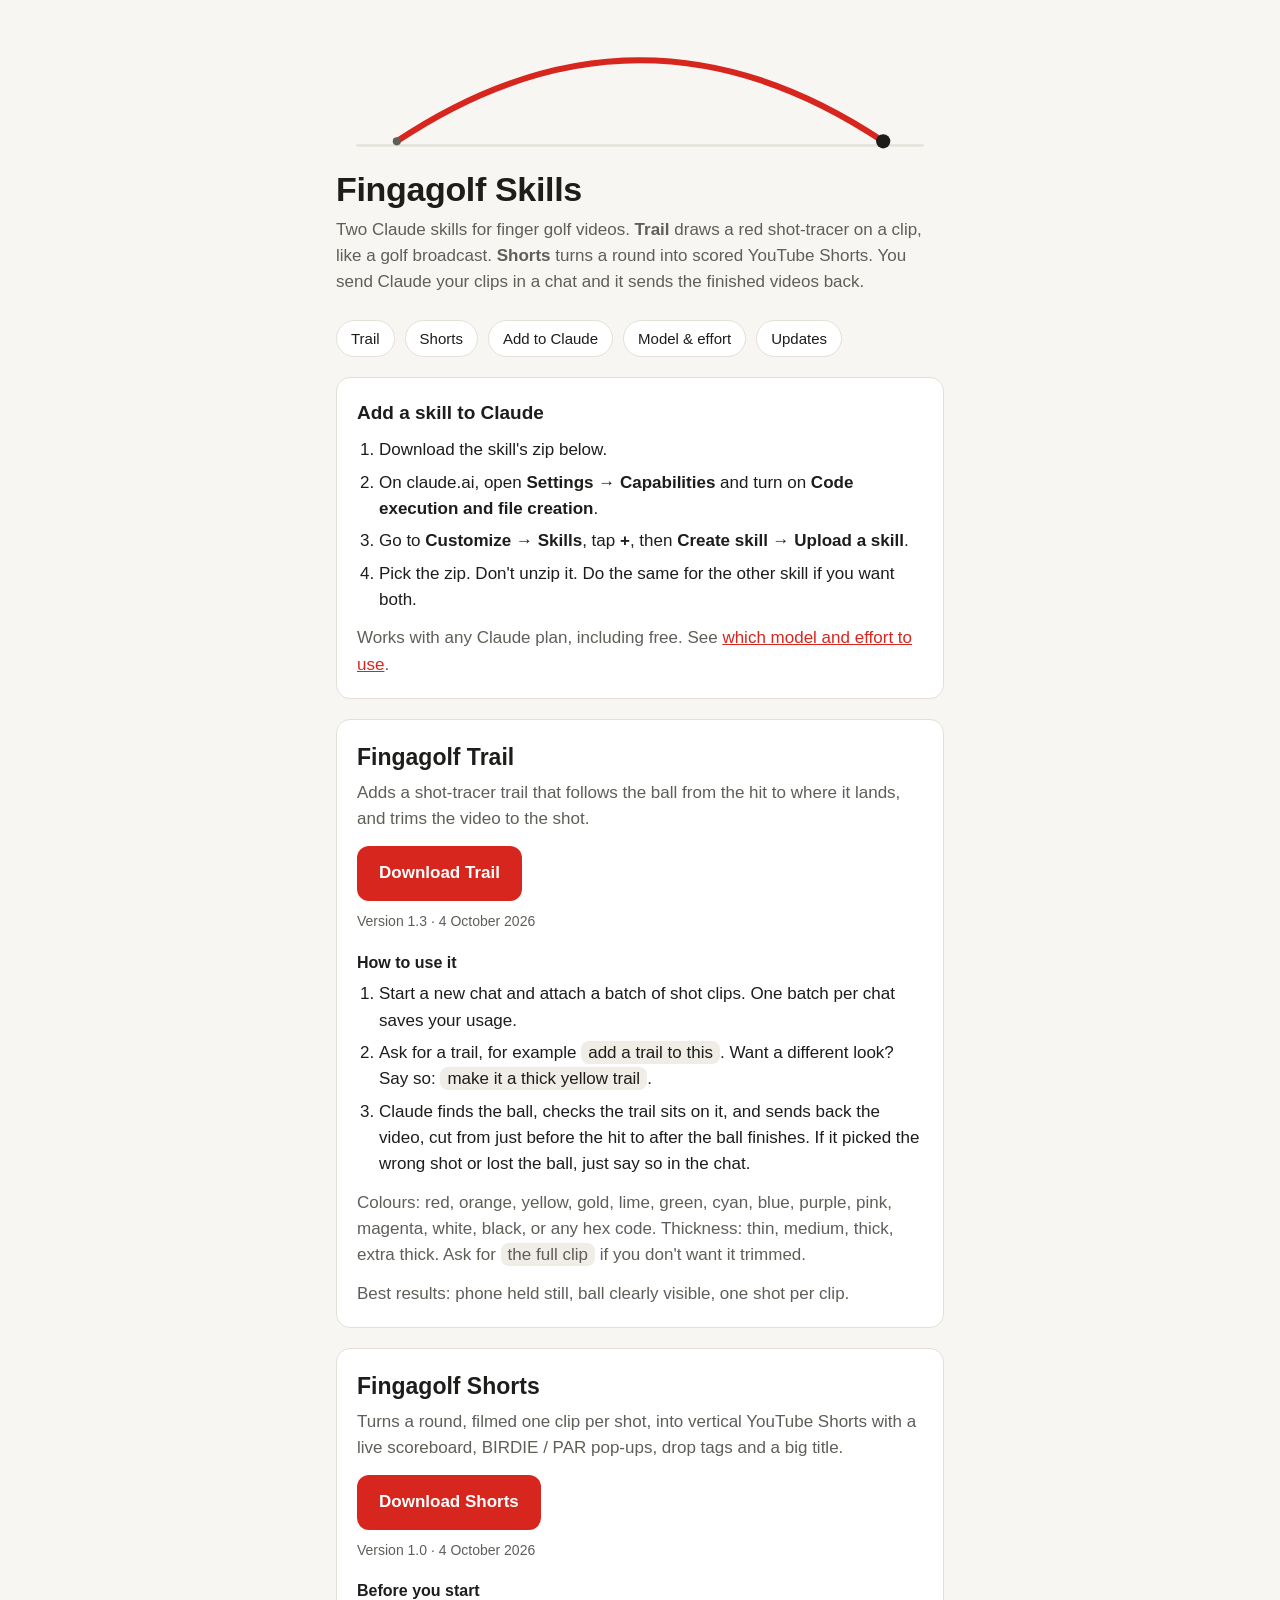
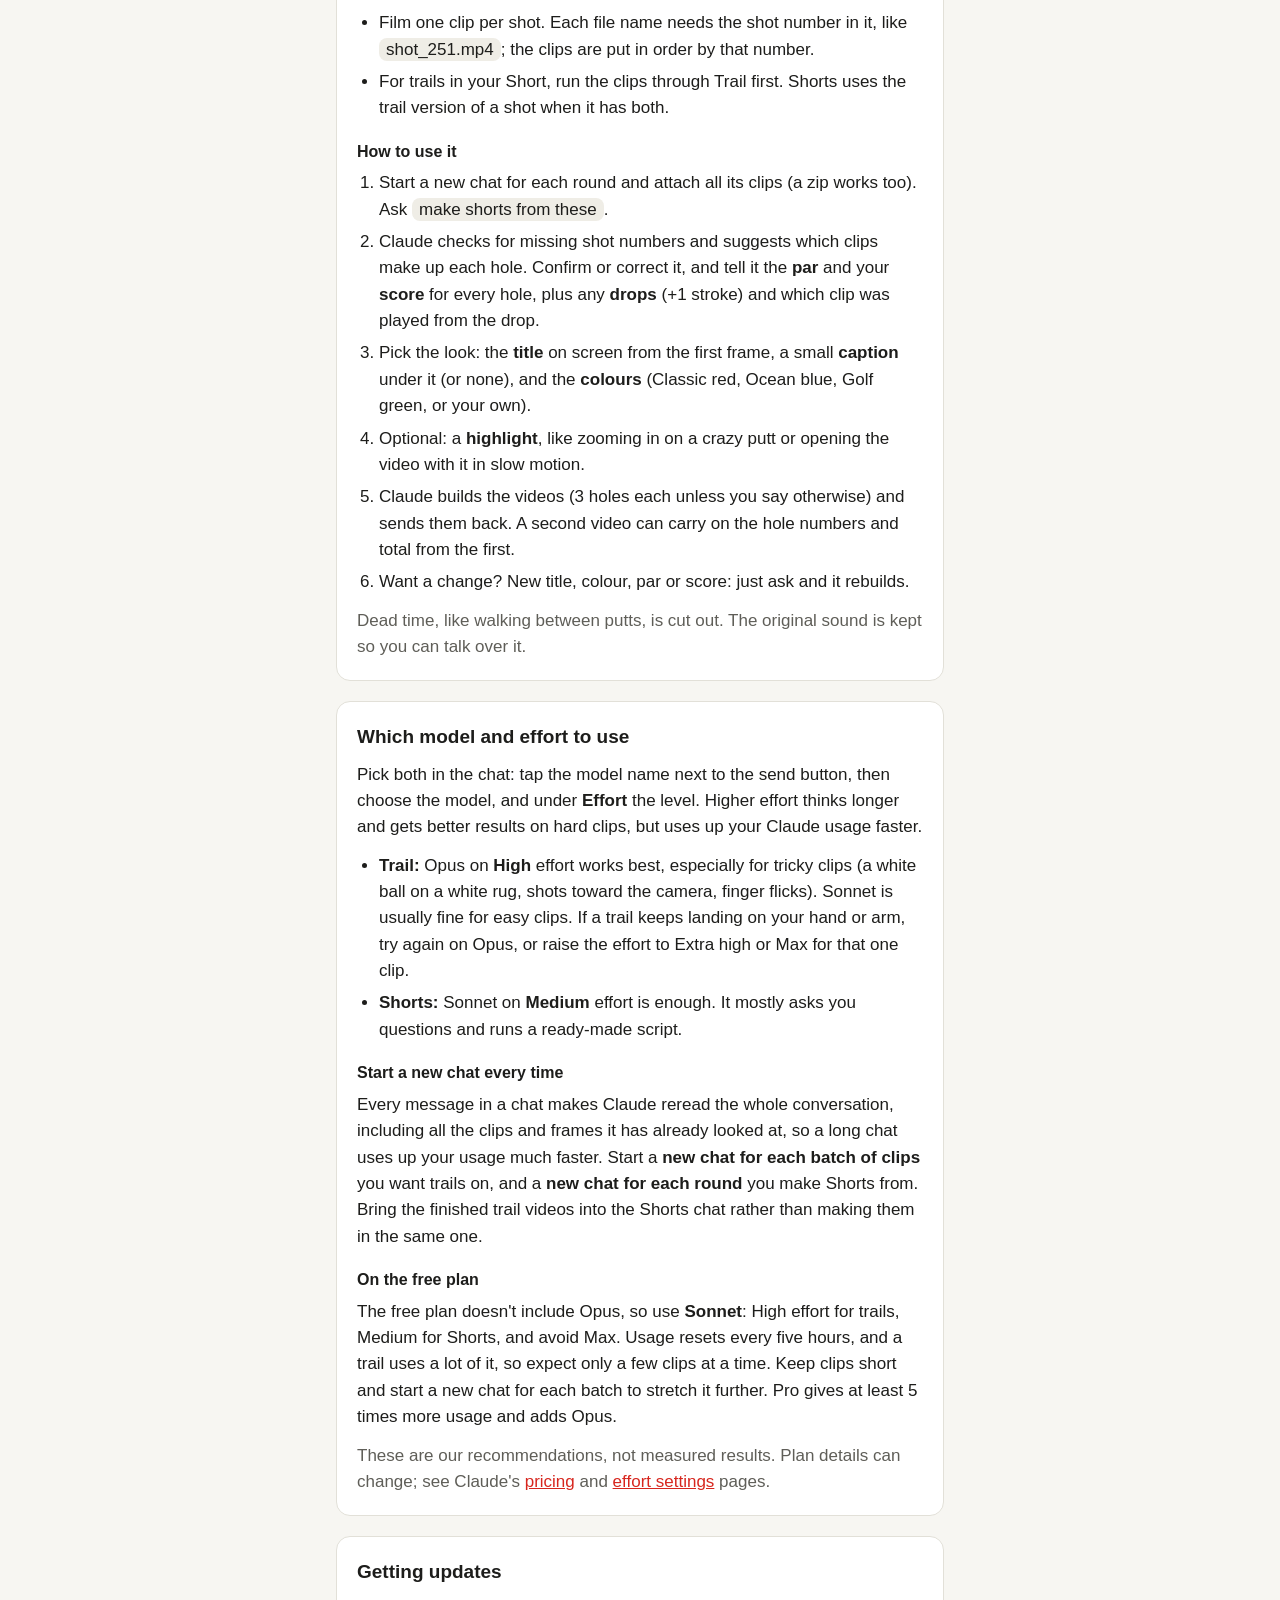
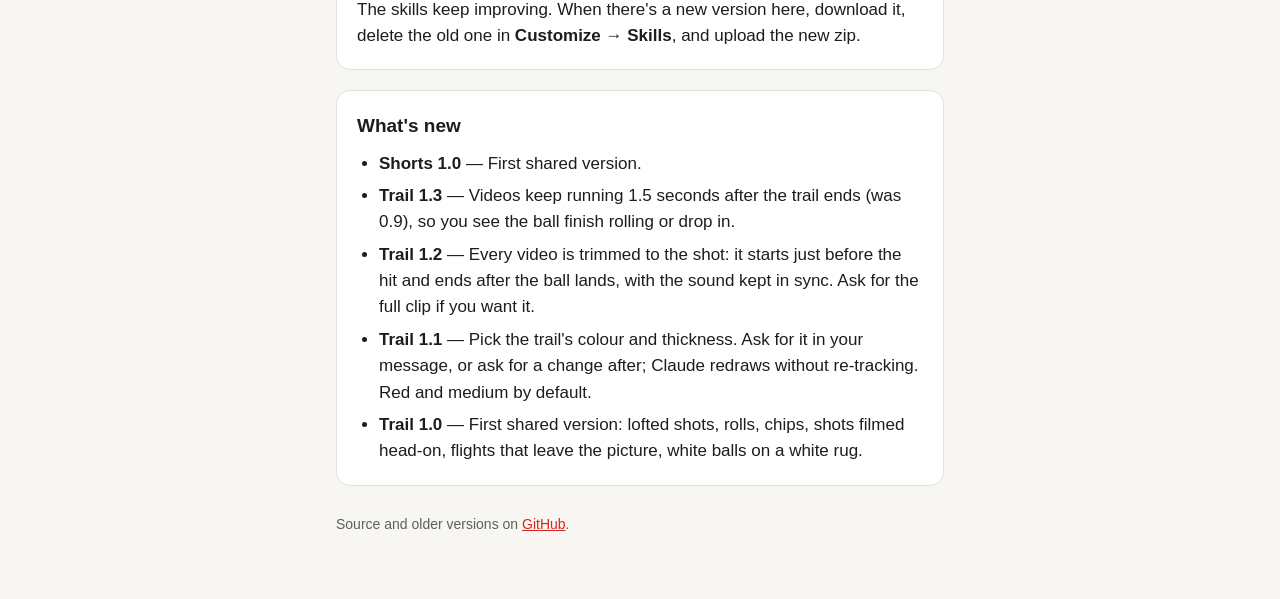
<file: index.html>
<!doctype html>
<html lang="en">
<head>
<meta charset="utf-8">
<title>Fingagolf Trail</title>
<meta http-equiv="refresh" content="0; url=./docs/">
<link rel="canonical" href="./docs/">
<script>location.replace('./docs/' + location.search + location.hash);</script>
</head>
<body style="background:#0e3527;color:#f6f7f0;font-family:system-ui,sans-serif">
<p><a href="./docs/" style="color:#f6f7f0">Open Fingagolf Trail</a></p>
</body>
</html>
</file>
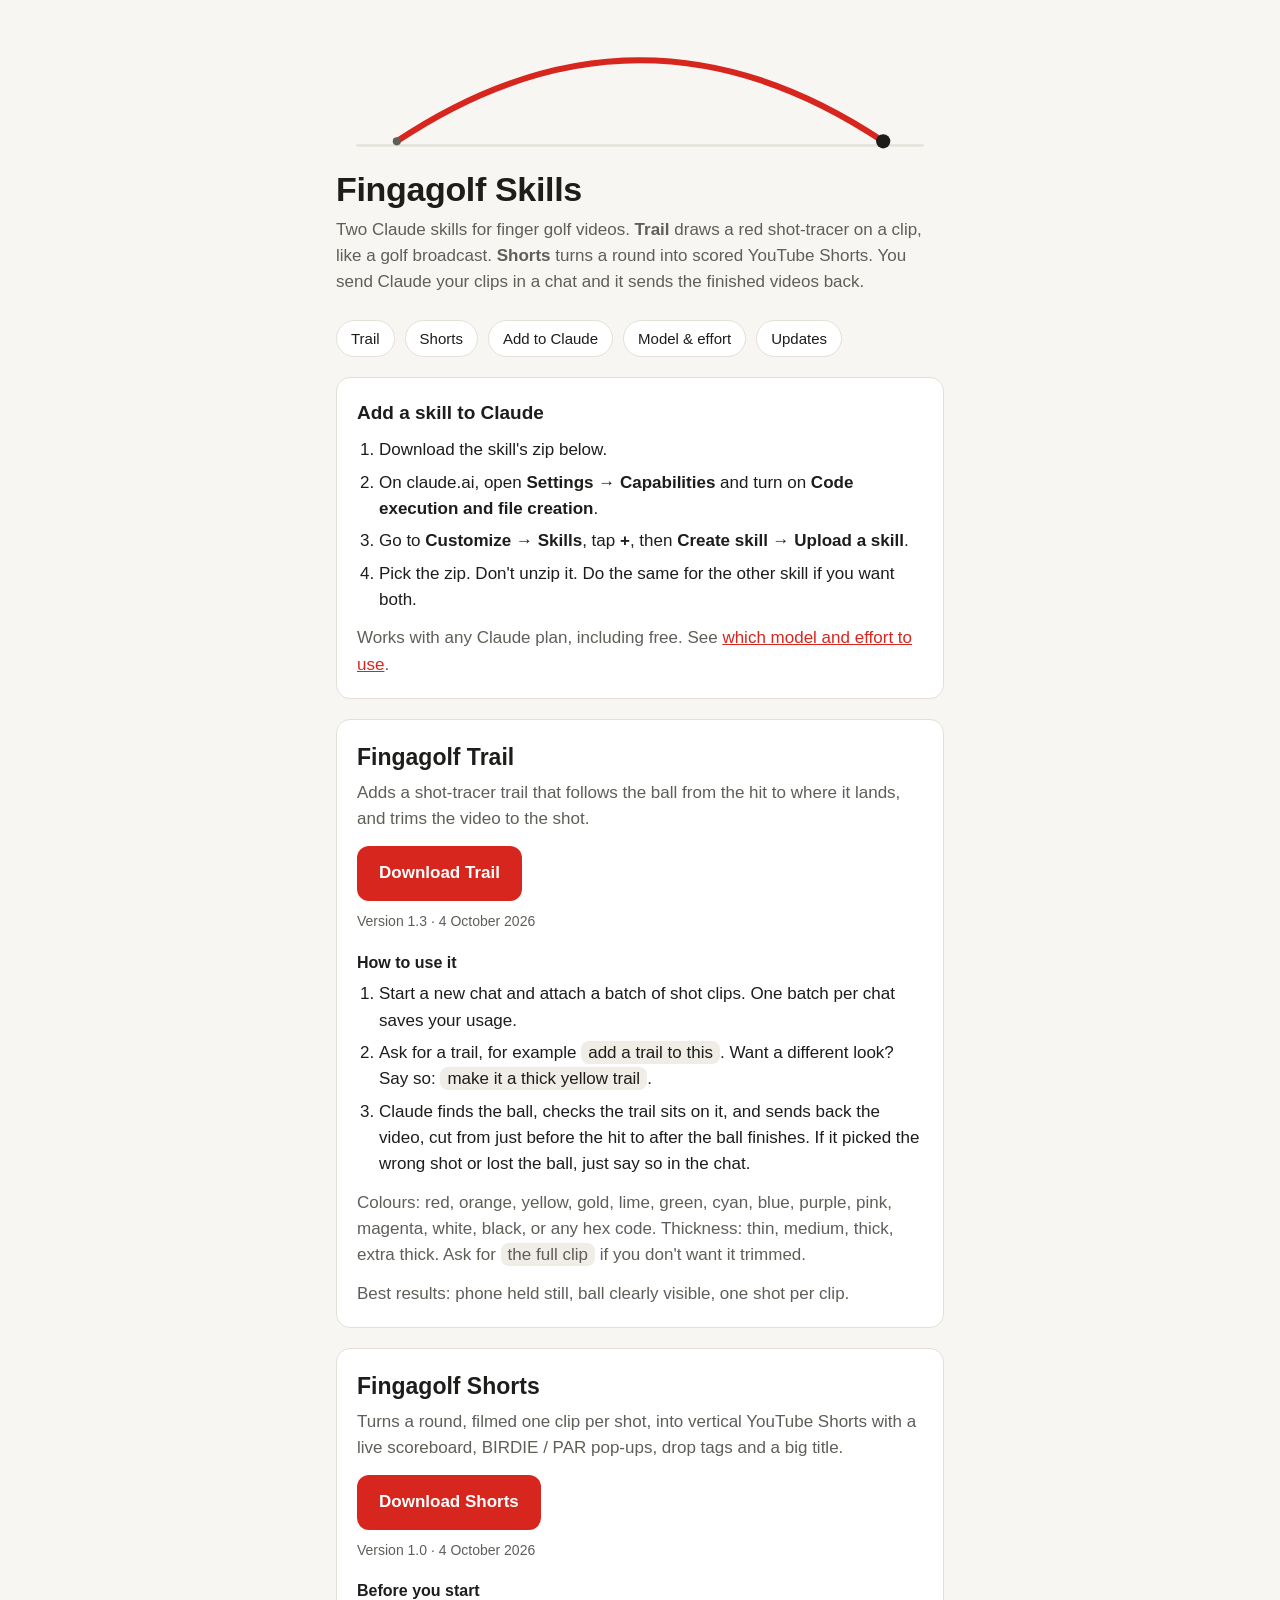
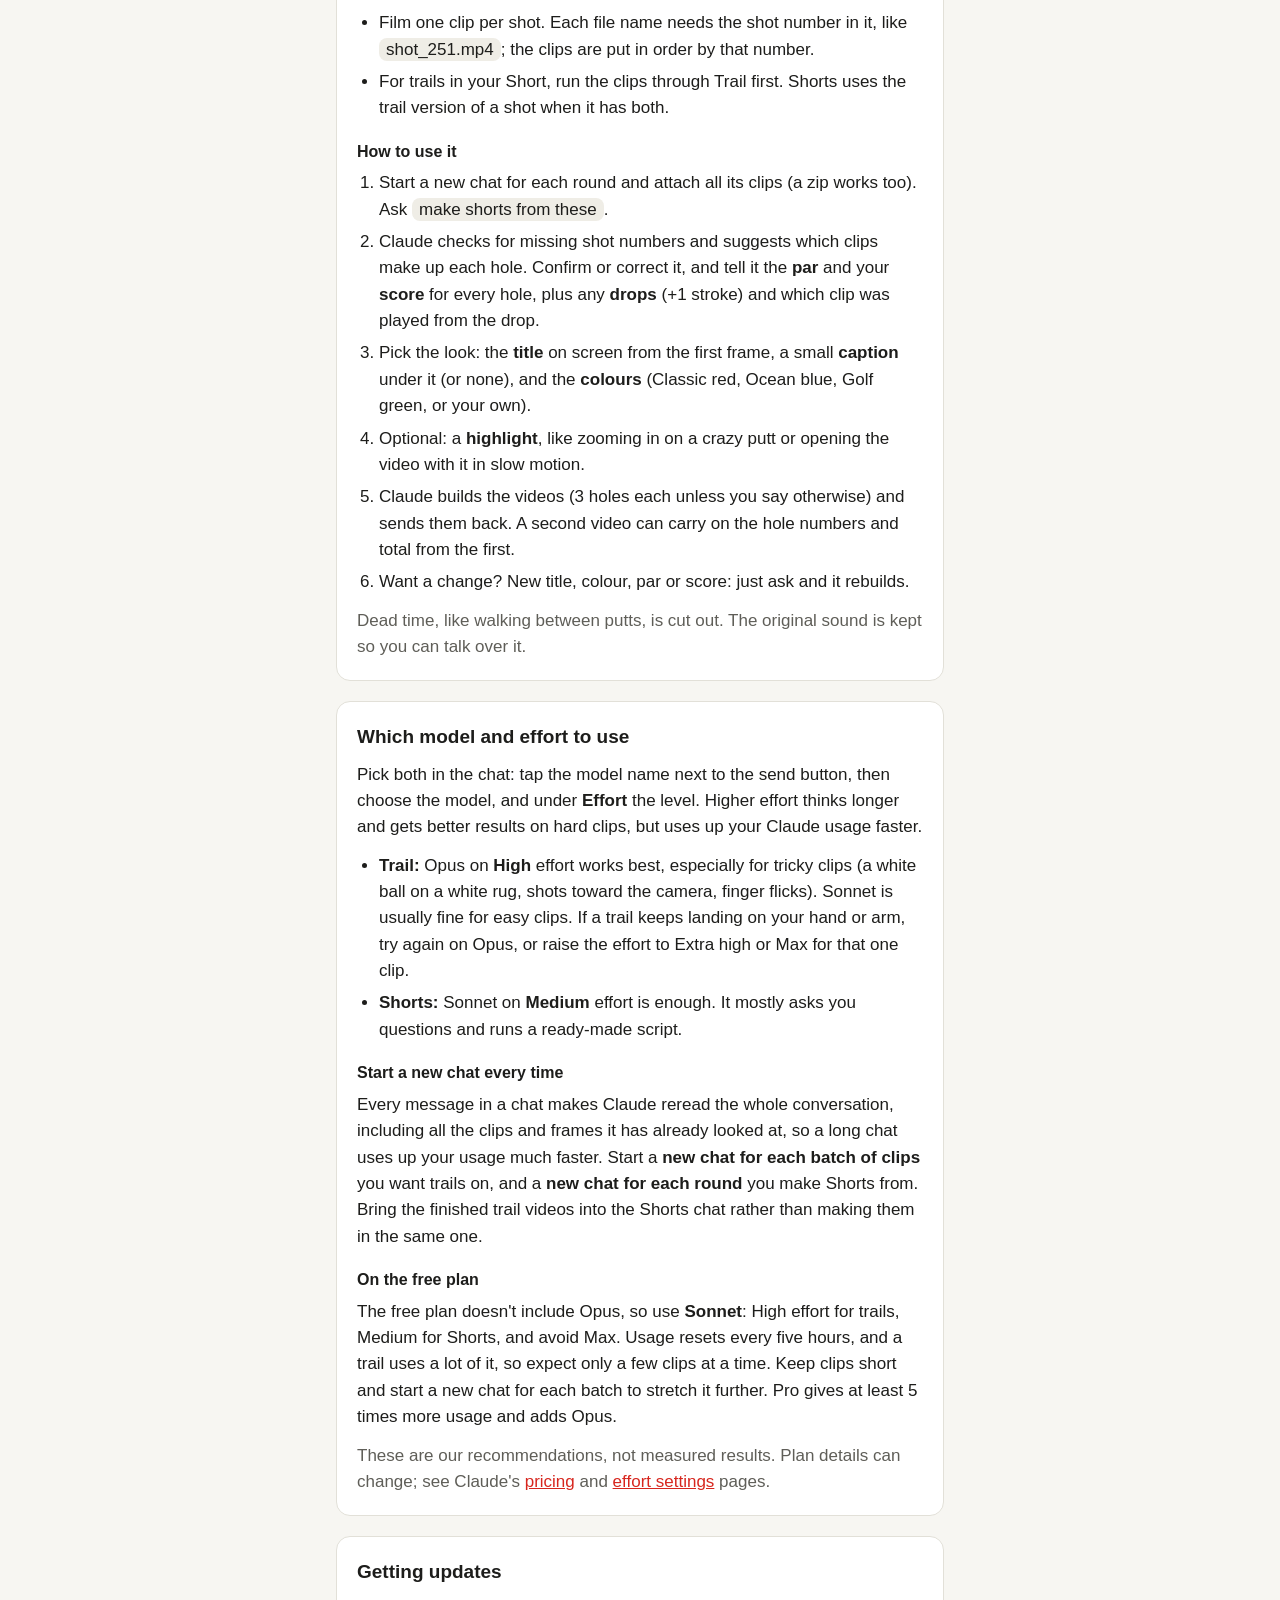
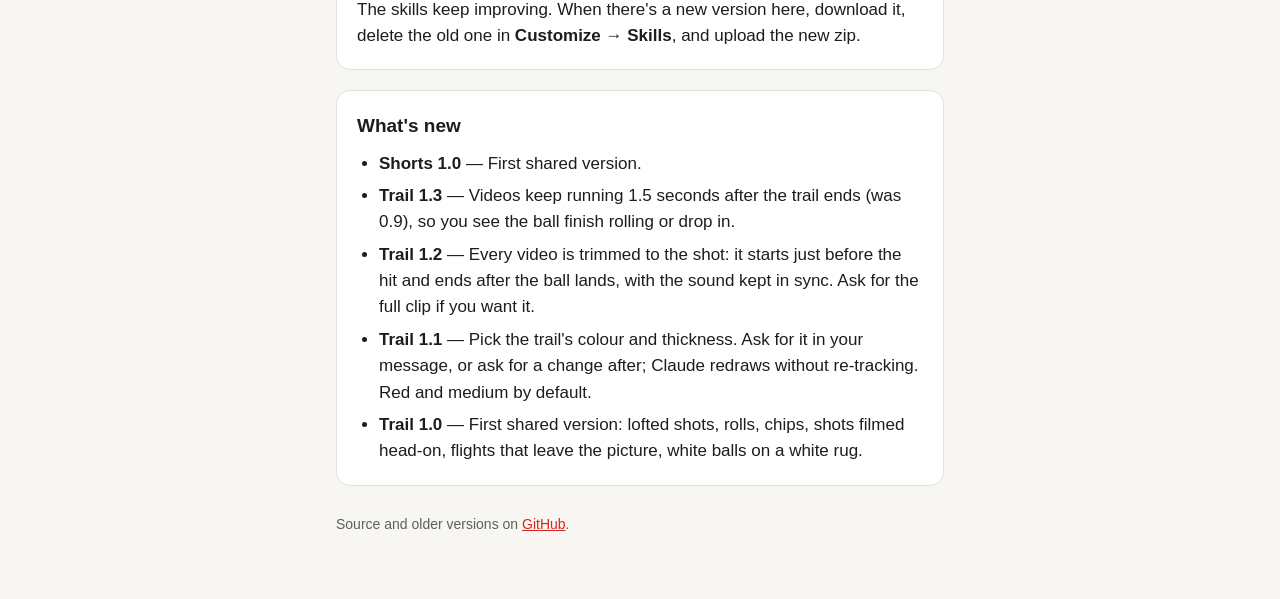
<file: docs/index.html>
<!doctype html>
<html lang="en">
<head>
<meta charset="utf-8">
<meta name="viewport" content="width=device-width,initial-scale=1">
<title>Fingagolf Skills</title>
<meta name="description" content="Claude skills for finger golf videos: shot-tracer trails and scored YouTube Shorts.">
<style>
:root {
  --bg: #f7f6f2; --card: #ffffff; --ink: #1d1d1b; --muted: #5f5e58;
  --line: #e2e0d8; --red: #d7261e; --red-ink: #ffffff; --code: #efede6;
}
@media (prefers-color-scheme: dark) {
  :root:not([data-theme="light"]) {
    --bg: #151514; --card: #1f1f1d; --ink: #ecebe6; --muted: #a3a29b;
    --line: #34332f; --red: #ef3b32; --red-ink: #ffffff; --code: #2a2a27;
  }
}
:root[data-theme="dark"] {
  --bg: #151514; --card: #1f1f1d; --ink: #ecebe6; --muted: #a3a29b;
  --line: #34332f; --red: #ef3b32; --red-ink: #ffffff; --code: #2a2a27;
}
* { box-sizing: border-box; }
body {
  margin: 0; background: var(--bg); color: var(--ink);
  font: 17px/1.55 -apple-system, BlinkMacSystemFont, "Segoe UI", Roboto, Helvetica, Arial, sans-serif;
}
main { max-width: 640px; margin: 0 auto; padding: 40px 16px 64px; }
header svg { display: block; width: 100%; height: auto; margin-bottom: 8px; }
h1 { font-size: 34px; line-height: 1.15; margin: 0 0 8px; letter-spacing: -0.01em; }
.lede { color: var(--muted); margin: 0 0 24px; }
.dl {
  display: inline-flex; align-items: center; gap: 10px;
  background: var(--red); color: var(--red-ink); text-decoration: none;
  font-weight: 600; padding: 14px 22px; border-radius: 12px;
}
.dl:hover { filter: brightness(1.06); }
.ver { color: var(--muted); font-size: 14px; margin: 10px 0 0; }
section { background: var(--card); border: 1px solid var(--line); border-radius: 14px; padding: 20px 20px 8px; margin-top: 20px; }
h2 { font-size: 19px; margin: 0 0 10px; }
ol, ul { padding-left: 22px; margin: 0 0 12px; }
li { margin: 6px 0; }
b { font-weight: 600; }
.q { background: var(--code); border-radius: 8px; padding: 2px 7px; white-space: nowrap; }
p { margin: 0 0 12px; }
.muted { color: var(--muted); }
.skill h2 { font-size: 23px; margin-bottom: 4px; }
.skill .what { color: var(--muted); margin-bottom: 14px; }
h3 { font-size: 16px; margin: 18px 0 6px; }
nav { display: flex; gap: 10px; flex-wrap: wrap; margin-top: 4px; }
nav a { color: var(--ink); text-decoration: none; border: 1px solid var(--line); border-radius: 999px; padding: 6px 14px; font-size: 15px; background: var(--card); }
footer { color: var(--muted); font-size: 14px; margin-top: 28px; }
a { color: var(--red); }
</style>
</head>
<body>
<main>
  <header>
    <svg viewBox="0 0 600 120" role="img" aria-label="A red trail arcing from a tee to a landing spot">
      <line x1="20" y1="104" x2="580" y2="104" stroke="var(--line)" stroke-width="2"/>
      <path d="M60 100 Q 300 -60 540 100" fill="none" stroke="var(--red)" stroke-width="6" stroke-linecap="round"/>
      <circle cx="540" cy="100" r="7" fill="var(--ink)"/>
      <circle cx="60" cy="100" r="4" fill="var(--muted)"/>
    </svg>
    <h1>Fingagolf Skills</h1>
    <p class="lede">Two Claude skills for finger golf videos. <b>Trail</b> draws a red shot-tracer on a clip, like a golf broadcast. <b>Shorts</b> turns a round into scored YouTube Shorts. You send Claude your clips in a chat and it sends the finished videos back.</p>
    <nav><a href="#trail">Trail</a><a href="#shorts">Shorts</a><a href="#install">Add to Claude</a><a href="#settings">Model &amp; effort</a><a href="#updates">Updates</a></nav>
  </header>

  <section id="install">
    <h2>Add a skill to Claude</h2>
    <ol>
      <li>Download the skill's zip below.</li>
      <li>On claude.ai, open <b>Settings → Capabilities</b> and turn on <b>Code execution and file creation</b>.</li>
      <li>Go to <b>Customize → Skills</b>, tap <b>+</b>, then <b>Create skill → Upload a skill</b>.</li>
      <li>Pick the zip. Don't unzip it. Do the same for the other skill if you want both.</li>
    </ol>
    <p class="muted">Works with any Claude plan, including free. See <a href="#settings">which model and effort to use</a>.</p>
  </section>

  <section class="skill" id="trail">
    <h2>Fingagolf Trail</h2>
    <p class="what">Adds a shot-tracer trail that follows the ball from the hit to where it lands, and trims the video to the shot.</p>
    <a class="dl" href="fingergolf-trail.zip" download>Download Trail</a>
    <p class="ver">Version 1.3 · 4 October 2026</p>
    <h3>How to use it</h3>
    <ol>
      <li>Start a new chat and attach a batch of shot clips. One batch per chat saves your usage.</li>
      <li>Ask for a trail, for example <span class="q">add a trail to this</span>. Want a different look? Say so: <span class="q">make it a thick yellow trail</span>.</li>
      <li>Claude finds the ball, checks the trail sits on it, and sends back the video, cut from just before the hit to after the ball finishes. If it picked the wrong shot or lost the ball, just say so in the chat.</li>
    </ol>
    <p class="muted">Colours: red, orange, yellow, gold, lime, green, cyan, blue, purple, pink, magenta, white, black, or any hex code. Thickness: thin, medium, thick, extra thick. Ask for <span class="q">the full clip</span> if you don't want it trimmed.</p>
    <p class="muted">Best results: phone held still, ball clearly visible, one shot per clip.</p>
  </section>

  <section class="skill" id="shorts">
    <h2>Fingagolf Shorts</h2>
    <p class="what">Turns a round, filmed one clip per shot, into vertical YouTube Shorts with a live scoreboard, BIRDIE / PAR pop-ups, drop tags and a big title.</p>
    <a class="dl" href="fingagolf-shorts.zip" download>Download Shorts</a>
    <p class="ver">Version 1.0 · 4 October 2026</p>
    <h3>Before you start</h3>
    <ul>
      <li>Film one clip per shot. Each file name needs the shot number in it, like <span class="q">shot_251.mp4</span>; the clips are put in order by that number.</li>
      <li>For trails in your Short, run the clips through Trail first. Shorts uses the trail version of a shot when it has both.</li>
    </ul>
    <h3>How to use it</h3>
    <ol>
      <li>Start a new chat for each round and attach all its clips (a zip works too). Ask <span class="q">make shorts from these</span>.</li>
      <li>Claude checks for missing shot numbers and suggests which clips make up each hole. Confirm or correct it, and tell it the <b>par</b> and your <b>score</b> for every hole, plus any <b>drops</b> (+1 stroke) and which clip was played from the drop.</li>
      <li>Pick the look: the <b>title</b> on screen from the first frame, a small <b>caption</b> under it (or none), and the <b>colours</b> (Classic red, Ocean blue, Golf green, or your own).</li>
      <li>Optional: a <b>highlight</b>, like zooming in on a crazy putt or opening the video with it in slow motion.</li>
      <li>Claude builds the videos (3 holes each unless you say otherwise) and sends them back. A second video can carry on the hole numbers and total from the first.</li>
      <li>Want a change? New title, colour, par or score: just ask and it rebuilds.</li>
    </ol>
    <p class="muted">Dead time, like walking between putts, is cut out. The original sound is kept so you can talk over it.</p>
  </section>

  <section id="settings">
    <h2>Which model and effort to use</h2>
    <p>Pick both in the chat: tap the model name next to the send button, then choose the model, and under <b>Effort</b> the level. Higher effort thinks longer and gets better results on hard clips, but uses up your Claude usage faster.</p>
    <ul>
      <li><b>Trail:</b> Opus on <b>High</b> effort works best, especially for tricky clips (a white ball on a white rug, shots toward the camera, finger flicks). Sonnet is usually fine for easy clips. If a trail keeps landing on your hand or arm, try again on Opus, or raise the effort to Extra high or Max for that one clip.</li>
      <li><b>Shorts:</b> Sonnet on <b>Medium</b> effort is enough. It mostly asks you questions and runs a ready-made script.</li>
    </ul>
    <h3>Start a new chat every time</h3>
    <p>Every message in a chat makes Claude reread the whole conversation, including all the clips and frames it has already looked at, so a long chat uses up your usage much faster. Start a <b>new chat for each batch of clips</b> you want trails on, and a <b>new chat for each round</b> you make Shorts from. Bring the finished trail videos into the Shorts chat rather than making them in the same one.</p>
    <h3>On the free plan</h3>
    <p>The free plan doesn't include Opus, so use <b>Sonnet</b>: High effort for trails, Medium for Shorts, and avoid Max. Usage resets every five hours, and a trail uses a lot of it, so expect only a few clips at a time. Keep clips short and start a new chat for each batch to stretch it further. Pro gives at least 5 times more usage and adds Opus.</p>
    <p class="muted">These are our recommendations, not measured results. Plan details can change; see Claude's <a href="https://claude.com/pricing">pricing</a> and <a href="https://support.claude.com/en/articles/8664678-change-the-model-effort-and-thinking-settings">effort settings</a> pages.</p>
  </section>

  <section id="updates">
    <h2>Getting updates</h2>
    <p>The skills keep improving. When there's a new version here, download it, delete the old one in <b>Customize → Skills</b>, and upload the new zip.</p>
  </section>

  <section>
    <h2>What's new</h2>
    <ul>
      <li><b>Shorts 1.0</b> — First shared version.</li>
      <li><b>Trail 1.3</b> — Videos keep running 1.5 seconds after the trail ends (was 0.9), so you see the ball finish rolling or drop in.</li>
      <li><b>Trail 1.2</b> — Every video is trimmed to the shot: it starts just before the hit and ends after the ball lands, with the sound kept in sync. Ask for the full clip if you want it.</li>
      <li><b>Trail 1.1</b> — Pick the trail's colour and thickness. Ask for it in your message, or ask for a change after; Claude redraws without re-tracking. Red and medium by default.</li>
      <li><b>Trail 1.0</b> — First shared version: lofted shots, rolls, chips, shots filmed head-on, flights that leave the picture, white balls on a white rug.</li>
    </ul>
  </section>

  <footer>Source and older versions on <a href="https://github.com/samram126/fingagolf-trail">GitHub</a>.</footer>
</main>
</body>
</html>
</file>
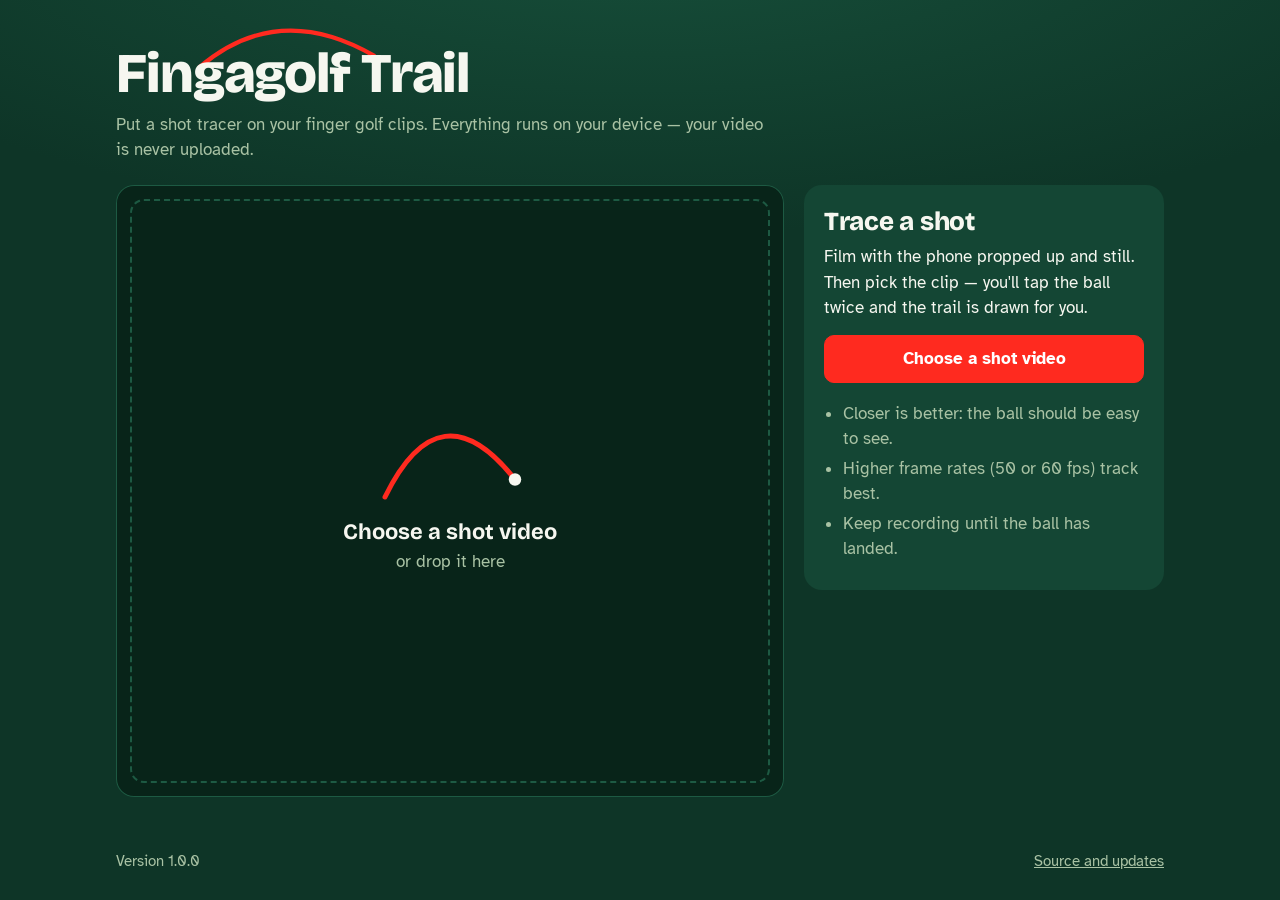
<file: site/index.html>
<!doctype html>
<html lang="en">
<head>
<meta charset="utf-8">
<meta name="viewport" content="width=device-width, initial-scale=1, viewport-fit=cover">
<title>Fingagolf Trail</title>
<meta name="description" content="Draw a shot-tracer trail on your finger golf clips, right in your browser.">
<meta name="theme-color" content="#0e3527">
<link rel="icon" href="data:image/svg+xml,%3Csvg xmlns='http://www.w3.org/2000/svg' viewBox='0 0 64 64'%3E%3Crect width='64' height='64' rx='14' fill='%230e3527'/%3E%3Cpath d='M10 52 Q28 -6 54 44' fill='none' stroke='%23ff2a1f' stroke-width='7' stroke-linecap='round'/%3E%3Ccircle cx='54' cy='44' r='6' fill='%23f6f7f0'/%3E%3C/svg%3E">
<link rel="preconnect" href="https://fonts.googleapis.com">
<link rel="preconnect" href="https://fonts.gstatic.com" crossorigin>
<link href="https://fonts.googleapis.com/css2?family=Bricolage+Grotesque:opsz,wght@12..96,500;12..96,800&family=Atkinson+Hyperlegible:wght@400;700&display=swap" rel="stylesheet">
<link rel="stylesheet" href="style.css">
</head>
<body>
<header class="top">
  <h1 class="brand" aria-label="Fingagolf Trail">
    <svg class="brand-arc" viewBox="0 0 220 60" aria-hidden="true"><path id="brandPath" d="M6 54 Q100 -26 214 40" /></svg>
    <span>Fingagolf Trail</span>
  </h1>
  <p class="tagline">Put a shot tracer on your finger golf clips. Everything runs on your device — your video is never uploaded.</p>
</header>

<main class="app">
  <section class="stage-wrap" aria-label="Video">
    <div class="stage" id="stageBox">
      <canvas id="stage" aria-label="Video frame. Tap to mark the ball."></canvas>
      <label class="drop" id="drop" for="file">
        <svg viewBox="0 0 120 80" aria-hidden="true" class="drop-arc"><path d="M8 72 Q52 -18 112 58"/><circle cx="112" cy="58" r="5"/></svg>
        <strong>Choose a shot video</strong>
        <span>or drop it here</span>
      </label>
      <input type="file" id="file" accept="video/*" hidden>
      <div class="zoomhint" id="zoomHint" hidden>Zoomed in. Tap the middle of the ball.</div>
    </div>
    <div class="scrub" id="scrub" hidden>
      <button class="icon" id="prev" aria-label="Previous frame">
        <svg viewBox="0 0 24 24"><path d="M15 5 8 12l7 7"/></svg>
      </button>
      <button class="icon" id="play" aria-label="Play">
        <svg viewBox="0 0 24 24" id="playIcon"><path d="M8 5v14l11-7z" class="fill"/></svg>
      </button>
      <button class="icon" id="next" aria-label="Next frame">
        <svg viewBox="0 0 24 24"><path d="m9 5 7 7-7 7"/></svg>
      </button>
      <input type="range" id="slider" min="0" max="0" value="0" aria-label="Frame">
      <output id="frameNo">0</output>
    </div>
  </section>

  <section class="panel" id="panel" aria-live="polite">
    <div class="step" data-step="load">
      <h2>Trace a shot</h2>
      <p>Film with the phone propped up and still. Then pick the clip — you'll tap the ball twice and the trail is drawn for you.</p>
      <label class="btn primary" for="file">Choose a shot video</label>
      <ul class="tips">
        <li>Closer is better: the ball should be easy to see.</li>
        <li>Higher frame rates (50 or 60 fps) track best.</li>
        <li>Keep recording until the ball has landed.</li>
      </ul>
    </div>

    <div class="step" data-step="tee" hidden>
      <p class="count">Tap 1 of 2</p>
      <h2>Tap the ball before the shot</h2>
      <p>Go to a frame where the ball is sitting still, ready to be hit, and tap it. The view zooms in so you can tap it exactly.</p>
      <p class="status" id="teeStatus">Not marked yet.</p>
      <button class="btn primary" id="toLand" disabled>Next: where it lands</button>
    </div>

    <div class="step" data-step="land" hidden>
      <p class="count">Tap 2 of 2</p>
      <h2>Tap where the ball first lands</h2>
      <p>Step to the frame where the ball first touches down — or drops into the cup — and tap it.</p>
      <p class="status" id="landStatus">Not marked yet.</p>
      <div class="row">
        <button class="btn" id="backTee">Back</button>
        <button class="btn primary" id="trace" disabled>Trace the shot</button>
      </div>
    </div>

    <div class="step" data-step="busy" hidden>
      <h2 id="busyTitle">Reading frames</h2>
      <div class="bar"><div id="barFill"></div></div>
      <p class="status" id="busyText"></p>
    </div>

    <div class="step" data-step="review" hidden>
      <h2>Check the trail</h2>
      <p>Play it back. If the line comes off the ball, stop on that frame, press <strong>Fix this frame</strong> and tap the ball.</p>
      <div class="row">
        <button class="btn" id="fix">Fix this frame</button>
        <button class="btn" id="undoFix" disabled>Undo fix</button>
      </div>
      <fieldset class="opts">
        <legend>Trail</legend>
        <div class="swatches" role="radiogroup" aria-label="Trail colour">
          <button class="sw on" data-color="#ff0000" aria-label="Red" role="radio" aria-checked="true"></button>
          <button class="sw" data-color="#ffd400" aria-label="Yellow" role="radio" aria-checked="false"></button>
          <button class="sw" data-color="#ffffff" aria-label="White" role="radio" aria-checked="false"></button>
          <button class="sw" data-color="#18c8ff" aria-label="Blue" role="radio" aria-checked="false"></button>
        </div>
        <label class="thick">Thickness
          <input type="range" id="thick" min="0.5" max="2" step="0.25" value="1">
        </label>
        <label class="check"><input type="checkbox" id="trim" checked> Trim to the shot</label>
      </fieldset>
      <button class="btn primary" id="make">Make the video</button>
      <button class="link" id="restart">Start over with another clip</button>
    </div>

    <div class="step" data-step="done" hidden>
      <h2>Your video is ready</h2>
      <video id="result" controls playsinline></video>
      <div class="row">
        <a class="btn primary" id="download" download>Download video</a>
        <button class="btn" id="share" hidden>Share</button>
      </div>
      <p class="status" id="doneNote"></p>
      <button class="link" id="again">Change the trail</button>
      <button class="link" id="restart2">Start over with another clip</button>
    </div>

    <p class="error" id="error" role="alert" hidden></p>
  </section>
</main>

<footer class="foot">
  <span id="ver"></span>
  <a href="https://github.com/samram126/fingagolf-trail" id="repoLink" rel="noopener">Source and updates</a>
</footer>

<script type="module" src="app.js"></script>
</body>
</html>
</file>
<file: site/style.css>
:root {
  --felt: #0e3527;        /* putting-green felt, page background */
  --felt-2: #144634;      /* raised surfaces */
  --felt-3: #1d5a43;      /* borders, tracks */
  --chalk: #f6f7f0;       /* text */
  --moss: #a9c2a4;        /* secondary text */
  --tracer: #ff2a1f;      /* the trail, and the one main action */
  --flag: #ffd23f;        /* the person's taps */
  --radius-lg: 18px;
  --radius-sm: 10px;
  --font-display: "Bricolage Grotesque", "Avenir Next", system-ui, sans-serif;
  --font-body: "Atkinson Hyperlegible", system-ui, sans-serif;
  color-scheme: dark;
}

* { box-sizing: border-box; }
html, body { margin: 0; }
body {
  background:
    radial-gradient(120% 60% at 50% -10%, #17503b 0%, transparent 60%),
    var(--felt);
  color: var(--chalk);
  font: 17px/1.5 var(--font-body);
  min-height: 100vh;
  display: flex;
  flex-direction: column;
}

/* ---------- header ---------- */
.top { padding: 22px 16px 6px; max-width: 1080px; width: 100%; margin: 0 auto; }
.brand {
  position: relative;
  margin: 0;
  font: 800 clamp(34px, 7vw, 56px)/1 var(--font-display);
  letter-spacing: -0.02em;
  display: inline-block;
  padding-top: 0.42em;
}
.brand span { position: relative; }
.brand-arc {
  position: absolute; left: -0.1em; top: 0; width: 100%; height: 0.9em; overflow: visible;
}
.brand-arc path {
  fill: none; stroke: var(--tracer); stroke-width: 5; stroke-linecap: round;
  stroke-dasharray: 260; stroke-dashoffset: 260;
  animation: trace 1.1s cubic-bezier(.3,.1,.2,1) .2s forwards;
}
@keyframes trace { to { stroke-dashoffset: 0; } }
@media (prefers-reduced-motion: reduce) {
  .brand-arc path { animation: none; stroke-dashoffset: 0; }
}
.tagline { color: var(--moss); margin: 10px 0 0; max-width: 60ch; }

/* ---------- layout ---------- */
.app {
  flex: 1;
  width: 100%;
  max-width: 1080px;
  margin: 0 auto;
  padding: 16px;
  display: grid;
  gap: 20px;
  grid-template-columns: 1fr;
}
@media (min-width: 860px) {
  .app { grid-template-columns: minmax(0, 1fr) 360px; align-items: start; }
  .panel { position: sticky; top: 16px; }
}

/* ---------- stage ---------- */
.stage {
  position: relative;
  background: #082419;
  border-radius: var(--radius-lg);
  overflow: hidden;
  height: min(68vh, 720px);
  display: grid;
  place-items: center;
  box-shadow: inset 0 0 0 1px var(--felt-3);
}
#stage { display: block; max-width: 100%; max-height: 100%; touch-action: manipulation; }
#stage.tappable { cursor: crosshair; }
.drop {
  position: absolute; inset: 14px;
  border: 2px dashed var(--felt-3);
  border-radius: 14px;
  display: grid; place-content: center; justify-items: center; gap: 4px;
  text-align: center; cursor: pointer; color: var(--moss);
  transition: border-color .15s, background .15s;
}
.drop strong { color: var(--chalk); font: 700 22px/1.2 var(--font-display); }
.drop:hover, .drop.over { border-color: var(--tracer); background: rgba(255,42,31,.05); }
.drop-arc { width: 150px; margin-bottom: 8px; }
.drop-arc path { fill: none; stroke: var(--tracer); stroke-width: 4; stroke-linecap: round; }
.drop-arc circle { fill: var(--chalk); }
.zoomhint {
  position: absolute; left: 50%; top: 12px; transform: translateX(-50%);
  background: rgba(8,36,25,.85); color: var(--flag);
  padding: 6px 12px; border-radius: 999px; font-size: 15px; pointer-events: none;
}

.scrub {
  display: grid;
  grid-template-columns: auto auto auto 1fr auto;
  gap: 8px; align-items: center; margin-top: 10px;
}
.scrub output { color: var(--moss); font-variant-numeric: tabular-nums; min-width: 3.5em; text-align: right; }
.icon {
  width: 44px; height: 44px; border-radius: 50%;
  border: 0; background: var(--felt-2); color: var(--chalk);
  display: grid; place-items: center; cursor: pointer;
}
.icon svg { width: 22px; height: 22px; fill: none; stroke: currentColor; stroke-width: 2.4; stroke-linecap: round; stroke-linejoin: round; }
.icon svg .fill { fill: currentColor; stroke: none; }
.icon:hover { background: var(--felt-3); }

input[type=range] { width: 100%; accent-color: var(--tracer); height: 32px; }

/* ---------- panel ---------- */
.panel {
  background: var(--felt-2);
  border-radius: var(--radius-lg);
  padding: 22px 20px 24px;
}
.panel h2 { font: 800 26px/1.15 var(--font-display); margin: 0 0 8px; letter-spacing: -0.01em; }
.panel p { margin: 0 0 14px; }
.count { color: var(--flag); font-weight: 700; margin-bottom: 4px !important; }
.status { color: var(--moss); }
.status.ok { color: var(--flag); }
.tips { margin: 18px 0 0; padding-left: 1.1em; color: var(--moss); }
.tips li { margin: 4px 0; }
.row { display: flex; gap: 10px; flex-wrap: wrap; margin: 6px 0 14px; }
.row .btn { flex: 1 1 auto; }

.btn {
  display: inline-flex; align-items: center; justify-content: center;
  min-height: 48px; padding: 0 18px;
  border-radius: var(--radius-sm);
  border: 1.5px solid var(--felt-3); background: transparent; color: var(--chalk);
  font: 700 17px/1 var(--font-body); cursor: pointer; text-decoration: none;
}
.btn:hover { border-color: var(--moss); }
.btn.primary { background: var(--tracer); border-color: var(--tracer); color: #fff; width: 100%; }
.row .btn.primary { width: auto; }
.btn.primary:hover { filter: brightness(1.08); }
.btn:disabled { opacity: .4; cursor: not-allowed; filter: none; }
.btn.active { border-color: var(--flag); color: var(--flag); }
.link {
  display: block; margin: 14px auto 0; background: none; border: 0;
  color: var(--moss); font: inherit; text-decoration: underline; cursor: pointer;
}
:focus-visible { outline: 3px solid var(--flag); outline-offset: 2px; }

.bar { height: 10px; background: var(--felt); border-radius: 99px; overflow: hidden; margin: 14px 0 10px; }
#barFill { height: 100%; width: 0; background: var(--tracer); border-radius: 99px; transition: width .15s; }

.opts { border: 1.5px solid var(--felt-3); border-radius: var(--radius-sm); margin: 4px 0 16px; padding: 10px 14px 14px; }
.opts legend { color: var(--moss); padding: 0 6px; }
.swatches { display: flex; gap: 10px; margin: 4px 0 12px; }
.sw { width: 34px; height: 34px; border-radius: 50%; border: 3px solid transparent; cursor: pointer; padding: 0; }
.sw[data-color="#ff0000"] { background: #ff0000; }
.sw[data-color="#ffd400"] { background: #ffd400; }
.sw[data-color="#ffffff"] { background: #ffffff; }
.sw[data-color="#18c8ff"] { background: #18c8ff; }
.sw.on { border-color: var(--chalk); box-shadow: 0 0 0 2px var(--felt-2) inset; }
.thick { display: grid; gap: 2px; color: var(--moss); }
.check { display: flex; gap: 8px; align-items: center; margin-top: 8px; }
.check input { width: 20px; height: 20px; accent-color: var(--tracer); }

#result { width: 100%; max-height: 50vh; border-radius: var(--radius-sm); background: #000; margin-bottom: 12px; }
.error { color: #ffb4a8; background: rgba(255,42,31,.12); border-radius: var(--radius-sm); padding: 10px 12px; margin: 12px 0 0; }

.foot {
  max-width: 1080px; width: 100%; margin: 0 auto; padding: 18px 16px 28px;
  display: flex; gap: 16px; justify-content: space-between; color: var(--moss); font-size: 15px;
}
.foot a { color: var(--moss); }
[hidden] { display: none !important; }
</file>
